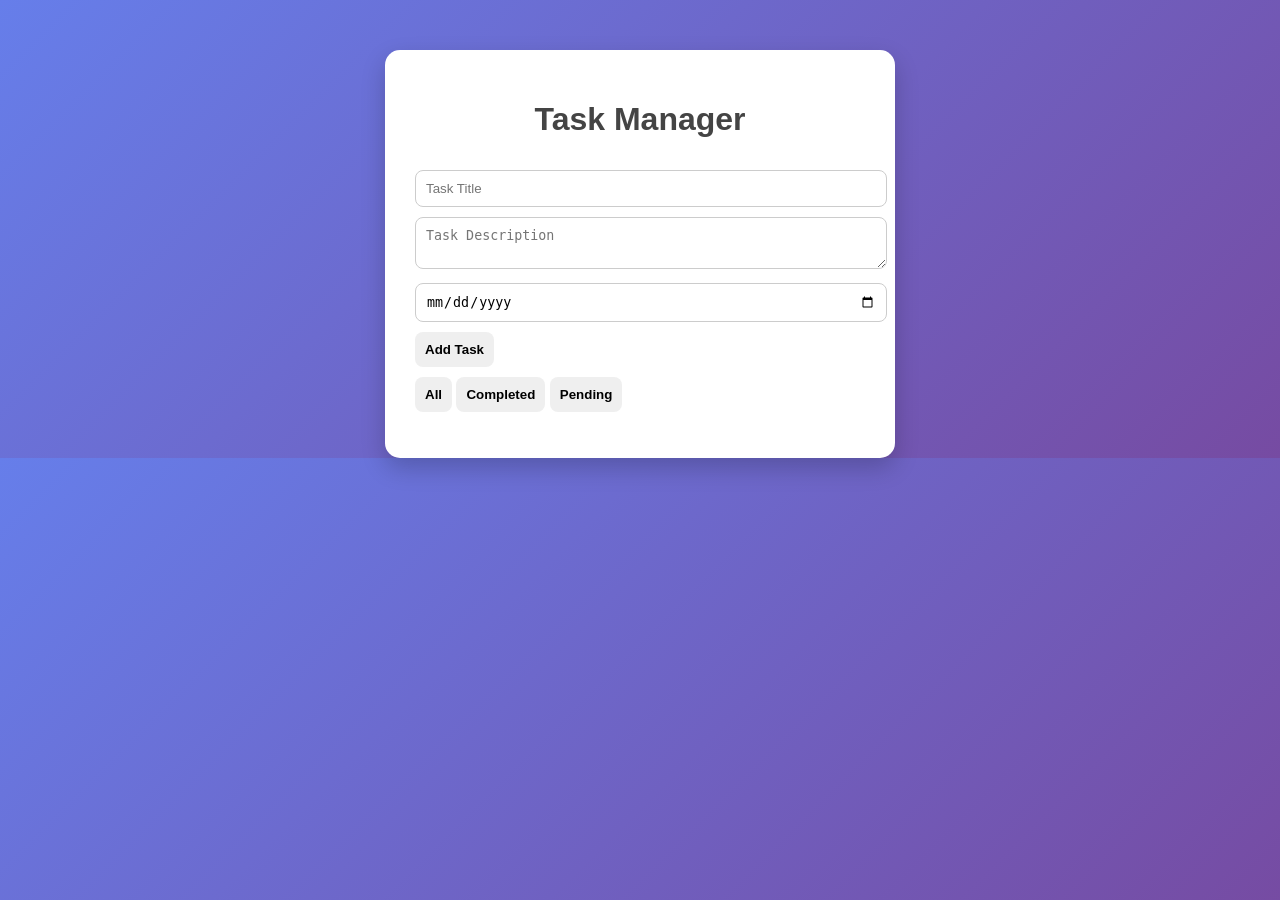
<file: Task1_TaskManager/index.html>
<!DOCTYPE html>
<html>
<head>
<title>Task Manager</title>
<link rel="stylesheet" href="style.css">
</head>

<body>

<div class="container">

<h1>Task Manager</h1>

<form id="taskForm">
<input type="text" id="title" placeholder="Task Title" required>
<textarea id="description" placeholder="Task Description"></textarea>
<input type="date" id="dueDate" required>
<button type="submit">Add Task</button>
</form>
<div class="filters">
<button onclick="filterTasks('all')">All</button>
<button onclick="filterTasks('completed')">Completed</button>
<button onclick="filterTasks('pending')">Pending</button>
</div>

<ul id="taskList"></ul>

</div>

<script src="script.js"></script>

</body>
</html>
</file>
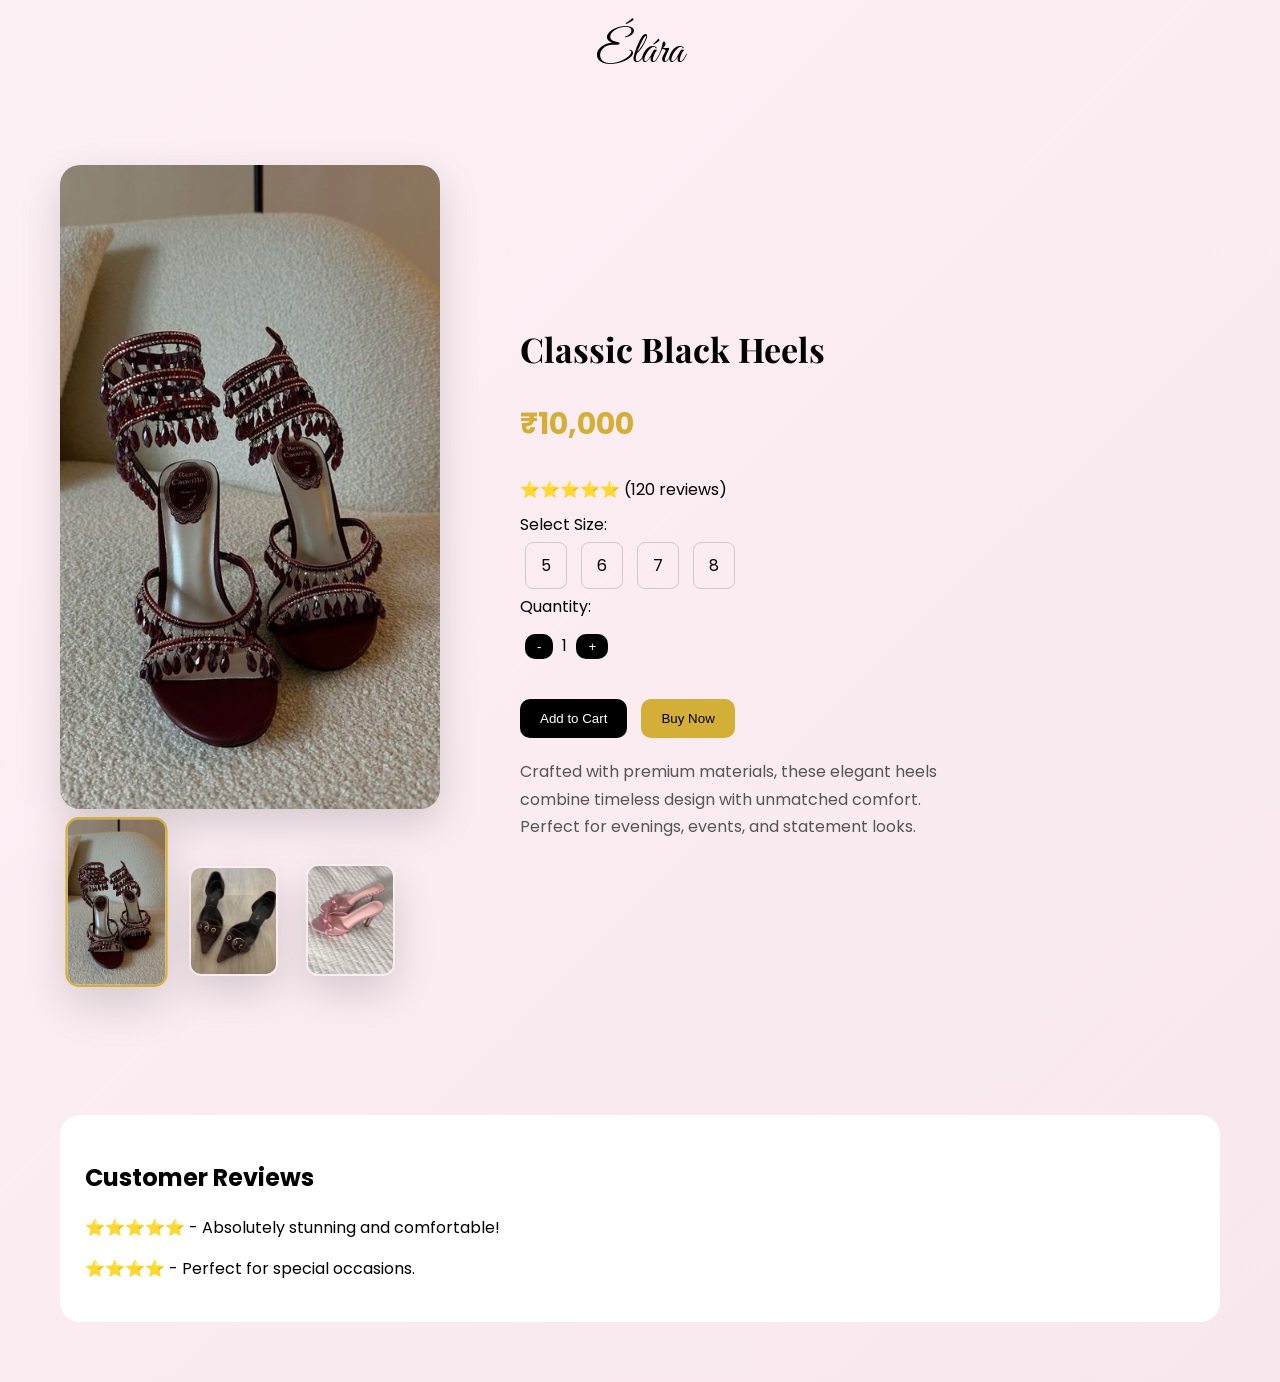
<file: Task2_Ecommerce_Page/index.html>
<!DOCTYPE html>
<html lang="en">
<head>
  <title>Luxe Heels</title>

  <!-- Fonts -->
  <link href="https://fonts.googleapis.com/css2?family=Poppins:wght@300;400;600&family=Playfair+Display:wght@500;700&family=Great+Vibes&display=swap" rel="stylesheet">

  <link rel="stylesheet" href="style.css">
</head>
<body>

<header class="brand">Élára</header>

<div class="container">

  <!-- Images -->
  <div class="images">
    <img id="mainImage" src="product1.jpg">

    <div class="thumbnails">
      <img class="thumb active" src="product1.jpg" onclick="changeImage(this, '₹10,000', 'Classic Black Heels')">
      <img class="thumb" src="product2.jpg" onclick="changeImage(this, '₹18,000', 'Ruby Red Heels')">
      <img class="thumb" src="product3.jpg" onclick="changeImage(this, '₹22,000', 'Golden Luxe Heels')">
    </div>
  </div>

  <!-- Details -->
  <div class="details">

    <h1 id="title">Classic Black Heels</h1>

    <p class="price" id="price">₹10,000</p>

    <!-- Rating -->
    <p class="rating">⭐⭐⭐⭐⭐ (120 reviews)</p>

    <!-- Size -->
    <label>Select Size:</label>
    <div class="sizes">
      <span onclick="selectSize(this)">5</span>
      <span onclick="selectSize(this)">6</span>
      <span onclick="selectSize(this)">7</span>
      <span onclick="selectSize(this)">8</span>
    </div>

    <!-- Quantity -->
    <label>Quantity:</label>
    <div class="quantity">
      <button onclick="changeQty(-1)">-</button>
      <span id="qty">1</span>
      <button onclick="changeQty(1)">+</button>
    </div>

    <br>

    <button onclick="addToCart()">Add to Cart</button>
    <button class="buy">Buy Now</button>

    <!-- Description -->
    <p class="desc">
      Crafted with premium materials, these elegant heels combine timeless design with unmatched comfort. Perfect for evenings, events, and statement looks.
    </p>

  </div>
</div>

<!-- Reviews -->
<div class="reviews">
  <h2>Customer Reviews</h2>
  <p>⭐️⭐️⭐️⭐️⭐️ - Absolutely stunning and comfortable!</p>
  <p>⭐️⭐️⭐️⭐️ - Perfect for special occasions.</p>
</div>

<script src="script.js"></script>
</body>
</html>
</file>
<file: Task1_TaskManager/style.css>
body {
    font-family: Arial, sans-serif;
    background: linear-gradient(135deg, #667eea, #764ba2);
    margin: 0;
    padding: 0;
    display: flex;
    justify-content: center;
}

.container {
    background: white;
    margin-top: 50px;
    padding: 30px;
    width: 450px;
    border-radius: 15px;
    box-shadow: 0 10px 25px rgba(0,0,0,0.2);
}

h1 {
    text-align: center;
    color: #444;
}

input, textarea {
    width: 100%;
    padding: 10px;
    margin-top: 10px;
    border-radius: 8px;
    border: 1px solid #ccc;
}

button {
    margin-top: 10px;
    padding: 10px;
    border: none;
    border-radius: 8px;
    cursor: pointer;
    font-weight: bold;
}

.add-btn {
    background: #667eea;
    color: white;
}

.complete-btn {
    background: #4CAF50;
    color: white;
}

.edit-btn {
    background: #ff9800;
    color: white;
}

.delete-btn {
    background: #f44336;
    color: white;
}

button:hover {
    opacity: 0.9;
    transform: scale(1.05);
}

.task {
    background: #f7f7f7;
    padding: 15px;
    margin-top: 15px;
    border-radius: 10px;
}

.completed {
    text-decoration: line-through;
    color: gray;
}
</file>
<file: Task2_Ecommerce_Page/style.css>
body {
  margin: 0;
  font-family: 'Poppins', sans-serif;
  background: linear-gradient(135deg, #fdf0f5, #f8e8ee);
}

/* Brand */
.brand {
  text-align: center;
  font-family: 'Great Vibes', cursive;
  font-size: 44px;
  padding: 25px;
}

/* Layout */
.container {
  display: flex;
  gap: 80px;
  padding: 60px;
  align-items: center;
}

/* Images */
.images img {
  width: 380px;
  border-radius: 20px;
  box-shadow: 0 15px 40px rgba(0,0,0,0.15);
}

.thumbnails img {
  width: 85px;
  margin: 12px;
  cursor: pointer;
  border-radius: 12px;
  transition: 0.3s;
}

.thumbnails img:hover {
  transform: scale(1.15);
}

.thumb {
  border: 2px solid transparent;
}

.thumb.active {
  border: 2px solid #d4af37;
  transform: scale(1.15);
}

/* Details */
.details {
  max-width: 420px;
}

.details h1 {
  font-family: 'Playfair Display', serif;
  font-size: 34px;
}

.price {
  font-size: 30px;
  font-weight: bold;
  color: #d4af37;
}

/* Rating */
.rating {
  margin-bottom: 10px;
}

/* Sizes */
.sizes span {
  display: inline-block;
  padding: 10px 15px;
  margin: 5px;
  border: 1px solid #ccc;
  border-radius: 8px;
  cursor: pointer;
}

.sizes span.active {
  background-color: black;
  color: white;
}

/* Quantity */
.quantity {
  margin: 10px 0;
}

.quantity button {
  padding: 5px 12px;
  margin: 5px;
}

/* Buttons */
button {
  padding: 12px 20px;
  margin-right: 10px;
  border: none;
  border-radius: 10px;
  background-color: black;
  color: white;
  cursor: pointer;
}

button:hover {
  background-color: #d4af37;
  color: black;
}

.buy {
  background-color: #d4af37;
  color: black;
}

/* Description */
.desc {
  margin-top: 20px;
  line-height: 1.7;
  color: #555;
}

/* Reviews */
.reviews {
  margin: 60px;
  padding: 25px;
  background: white;
  border-radius: 20px;
}
</file>
